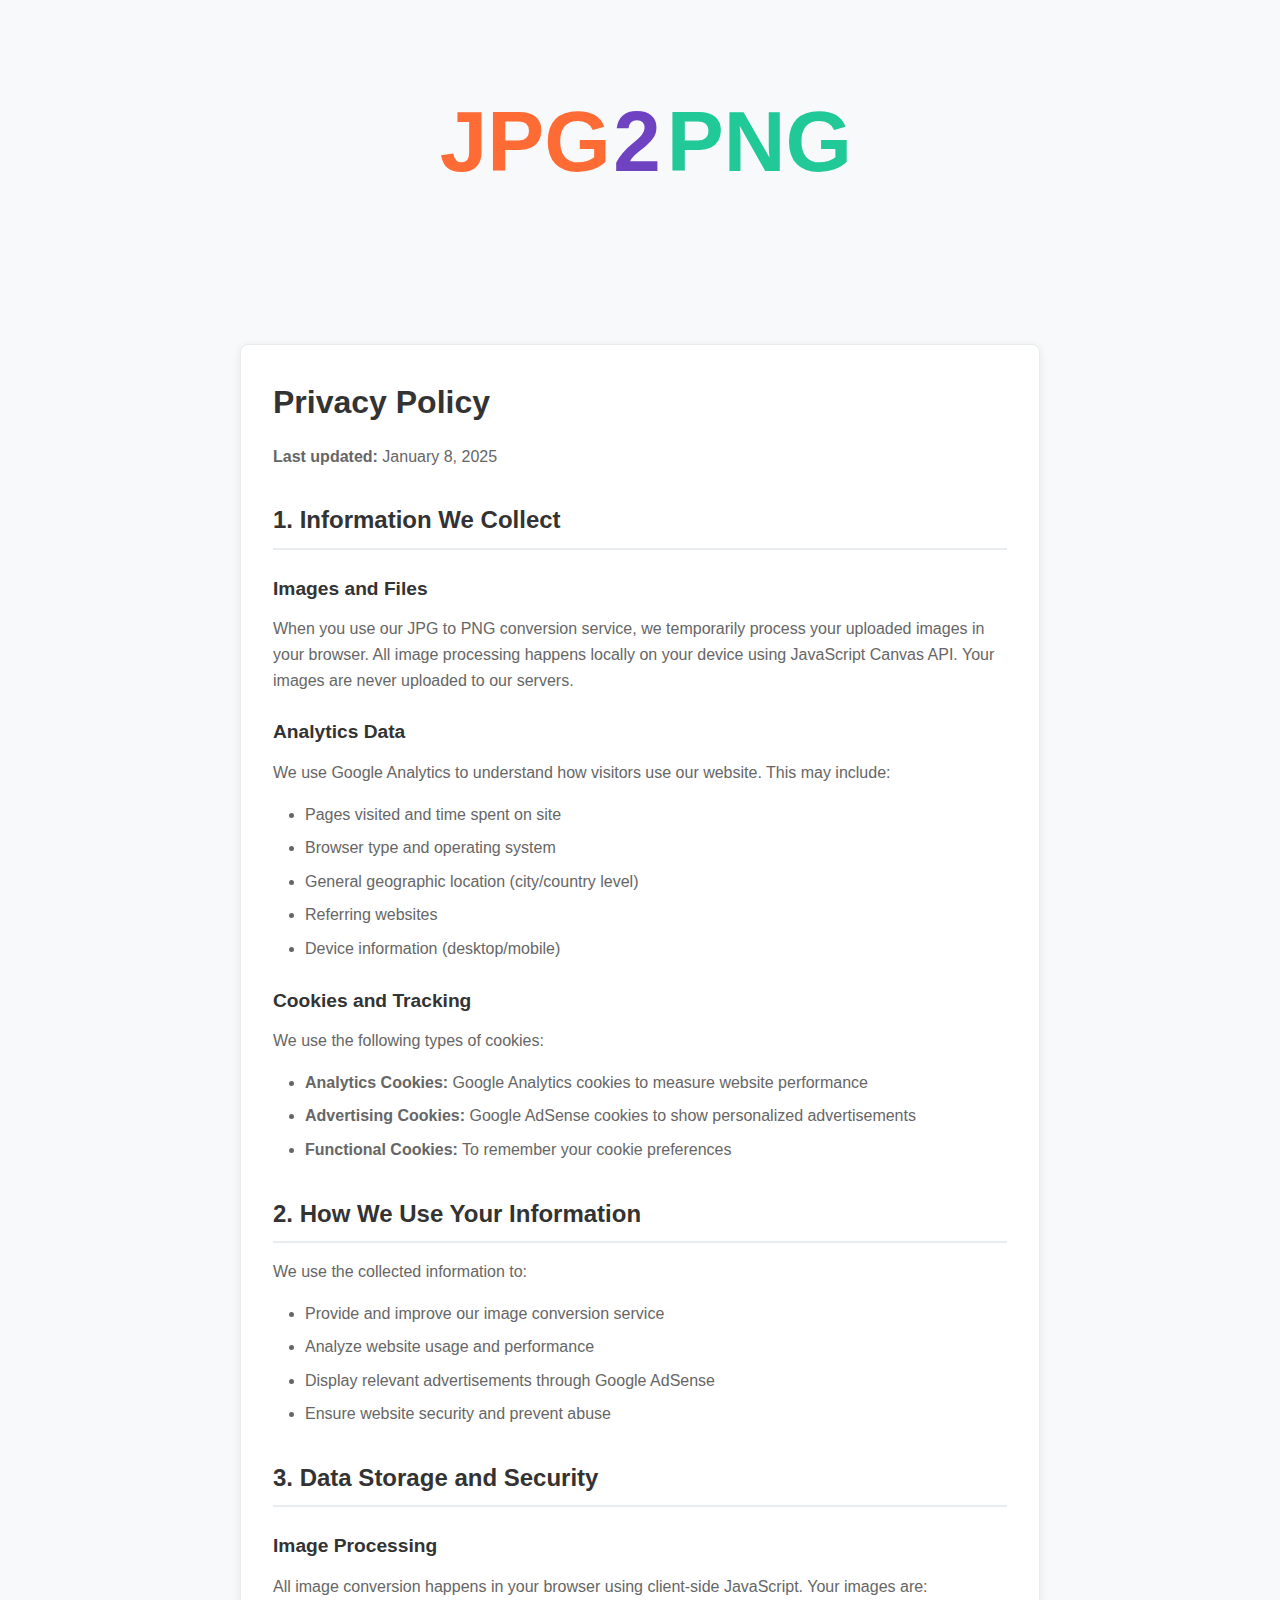
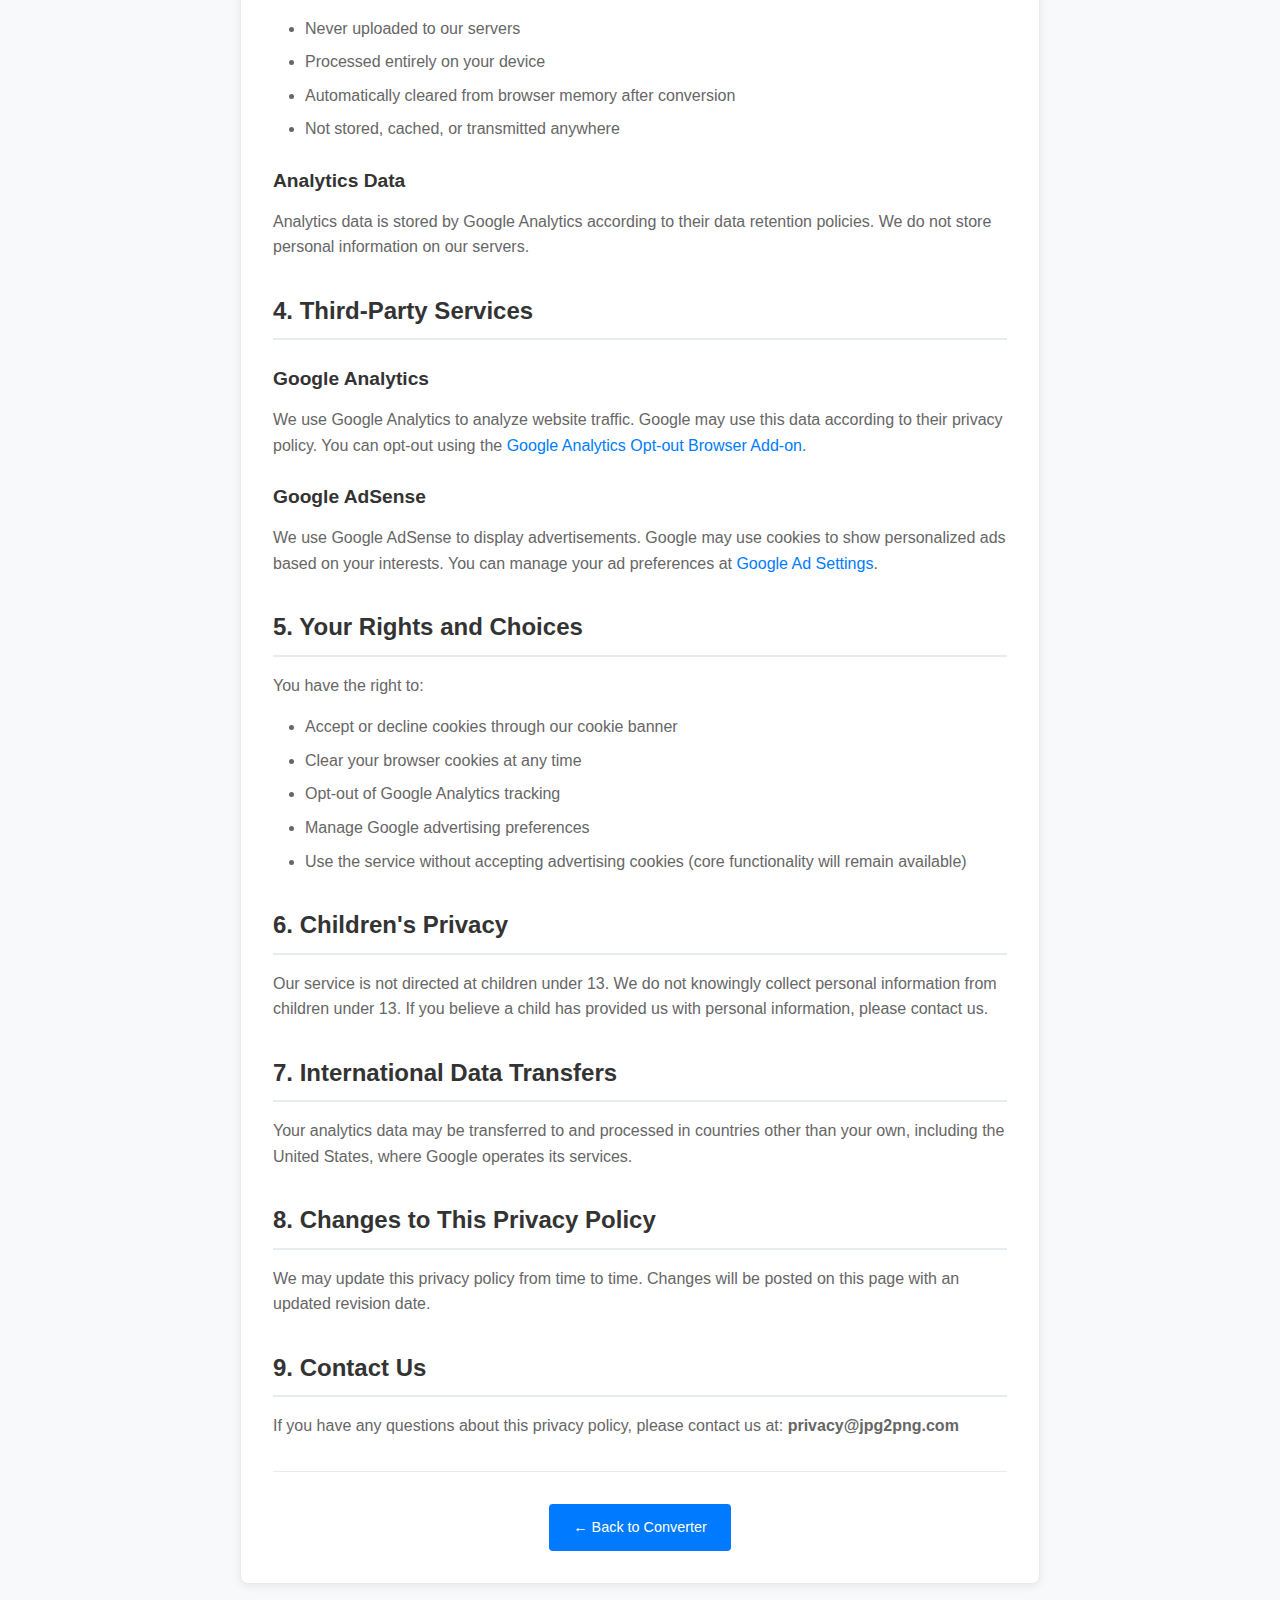
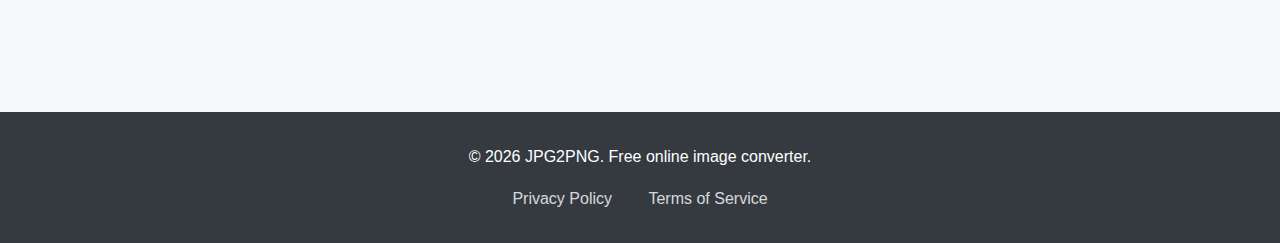
<file: privacy-policy.html>
<!DOCTYPE html>
<html lang="en">
<head>
    <meta charset="UTF-8">
    <meta name="viewport" content="width=device-width, initial-scale=1.0">
    <title>Privacy Policy - JPG2PNG Free Online Image Converter</title>
    <meta name="description" content="Privacy Policy for JPG2PNG free online image converter. Learn how we protect your privacy when converting JPG to PNG and PNG to JPG images online.">
    <meta name="keywords" content="privacy policy, JPG2PNG, image converter privacy, online converter privacy, GDPR compliance">
    <!-- Favicon -->
    <link rel="icon" type="image/svg+xml" href="favicon.svg">
    <link rel="icon" type="image/png" href="favicon.svg">
    <link rel="apple-touch-icon" href="favicon.svg">
    
    <link rel="stylesheet" href="css/styles.css">
    <link rel="canonical" href="https://jpg2png.com/privacy-policy.html">
</head>
<!-- Google tag (gtag.js) -->
<script async src="https://www.googletagmanager.com/gtag/js?id=G-9NWDB6NP54"></script>
<script>
  window.dataLayer = window.dataLayer || [];
  function gtag(){dataLayer.push(arguments);}
  gtag('js', new Date());

  gtag('config', 'G-9NWDB6NP54');
</script>
<body>
    <main>
        <section class="hero">
            <a href="index.html">
                <img src="images/logo.svg" alt="JPG2PNG" class="hero-logo">
            </a>
        </section>

        <section class="legal-content">
            <div class="container">
                <h1>Privacy Policy</h1>
                <p><strong>Last updated:</strong> January 8, 2025</p>

                <h2>1. Information We Collect</h2>
                
                <h3>Images and Files</h3>
                <p>When you use our JPG to PNG conversion service, we temporarily process your uploaded images in your browser. All image processing happens locally on your device using JavaScript Canvas API. Your images are never uploaded to our servers.</p>

                <h3>Analytics Data</h3>
                <p>We use Google Analytics to understand how visitors use our website. This may include:</p>
                <ul>
                    <li>Pages visited and time spent on site</li>
                    <li>Browser type and operating system</li>
                    <li>General geographic location (city/country level)</li>
                    <li>Referring websites</li>
                    <li>Device information (desktop/mobile)</li>
                </ul>

                <h3>Cookies and Tracking</h3>
                <p>We use the following types of cookies:</p>
                <ul>
                    <li><strong>Analytics Cookies:</strong> Google Analytics cookies to measure website performance</li>
                    <li><strong>Advertising Cookies:</strong> Google AdSense cookies to show personalized advertisements</li>
                    <li><strong>Functional Cookies:</strong> To remember your cookie preferences</li>
                </ul>

                <h2>2. How We Use Your Information</h2>
                <p>We use the collected information to:</p>
                <ul>
                    <li>Provide and improve our image conversion service</li>
                    <li>Analyze website usage and performance</li>
                    <li>Display relevant advertisements through Google AdSense</li>
                    <li>Ensure website security and prevent abuse</li>
                </ul>

                <h2>3. Data Storage and Security</h2>
                
                <h3>Image Processing</h3>
                <p>All image conversion happens in your browser using client-side JavaScript. Your images are:</p>
                <ul>
                    <li>Never uploaded to our servers</li>
                    <li>Processed entirely on your device</li>
                    <li>Automatically cleared from browser memory after conversion</li>
                    <li>Not stored, cached, or transmitted anywhere</li>
                </ul>

                <h3>Analytics Data</h3>
                <p>Analytics data is stored by Google Analytics according to their data retention policies. We do not store personal information on our servers.</p>

                <h2>4. Third-Party Services</h2>
                
                <h3>Google Analytics</h3>
                <p>We use Google Analytics to analyze website traffic. Google may use this data according to their privacy policy. You can opt-out using the <a href="https://tools.google.com/dlpage/gaoptout" target="_blank" rel="noopener">Google Analytics Opt-out Browser Add-on</a>.</p>

                <h3>Google AdSense</h3>
                <p>We use Google AdSense to display advertisements. Google may use cookies to show personalized ads based on your interests. You can manage your ad preferences at <a href="https://adssettings.google.com" target="_blank" rel="noopener">Google Ad Settings</a>.</p>

                <h2>5. Your Rights and Choices</h2>
                <p>You have the right to:</p>
                <ul>
                    <li>Accept or decline cookies through our cookie banner</li>
                    <li>Clear your browser cookies at any time</li>
                    <li>Opt-out of Google Analytics tracking</li>
                    <li>Manage Google advertising preferences</li>
                    <li>Use the service without accepting advertising cookies (core functionality will remain available)</li>
                </ul>

                <h2>6. Children's Privacy</h2>
                <p>Our service is not directed at children under 13. We do not knowingly collect personal information from children under 13. If you believe a child has provided us with personal information, please contact us.</p>

                <h2>7. International Data Transfers</h2>
                <p>Your analytics data may be transferred to and processed in countries other than your own, including the United States, where Google operates its services.</p>

                <h2>8. Changes to This Privacy Policy</h2>
                <p>We may update this privacy policy from time to time. Changes will be posted on this page with an updated revision date.</p>

                <h2>9. Contact Us</h2>
                <p>If you have any questions about this privacy policy, please contact us at: <strong>privacy@jpg2png.com</strong></p>

                <div class="back-to-home">
                    <a href="index.html" class="btn btn-primary">← Back to Converter</a>
                </div>
            </div>
        </section>
    </main>

    <footer>
        <div class="footer-content">
            <p>&copy; 2026 JPG2PNG. Free online image converter.</p>
            <div class="footer-links">
                <a href="privacy-policy.html">Privacy Policy</a>
                <a href="terms-of-service.html">Terms of Service</a>
            </div>
        </div>
    </footer>
</body>
</html>
</file>
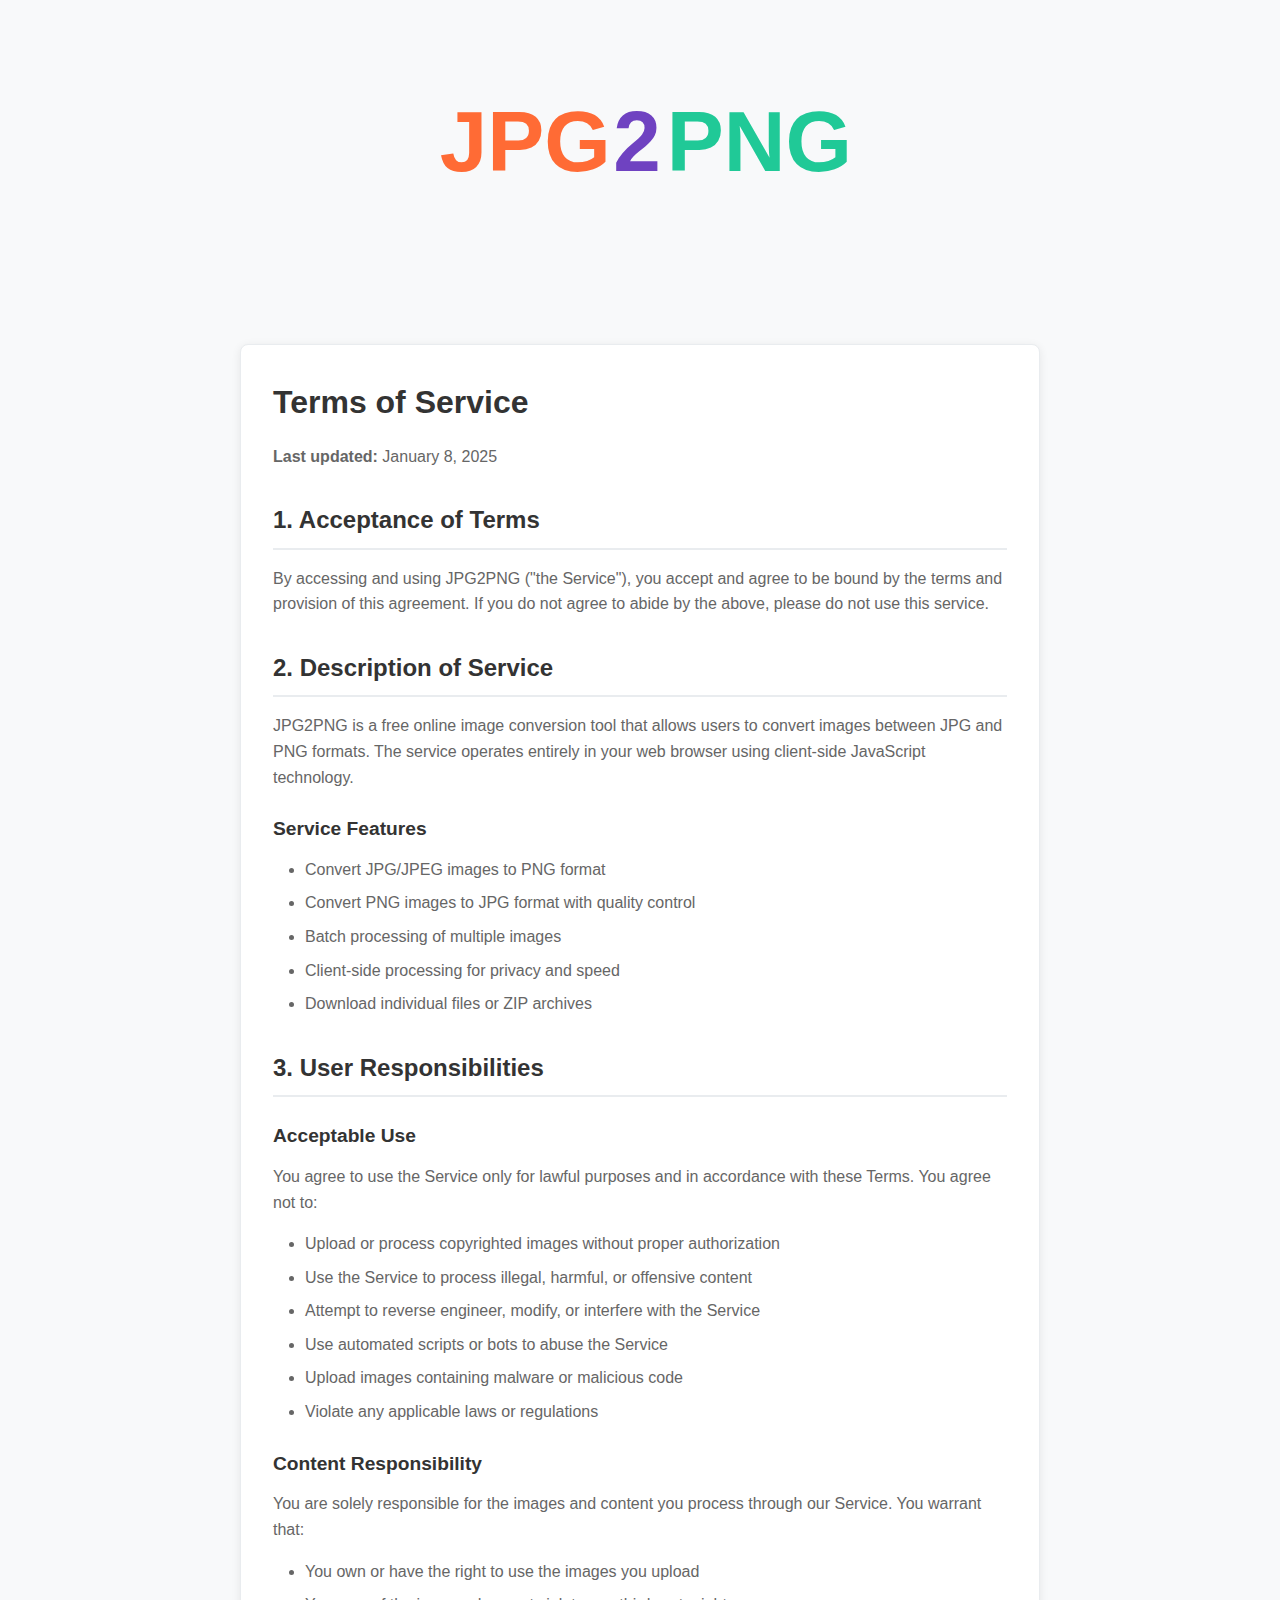
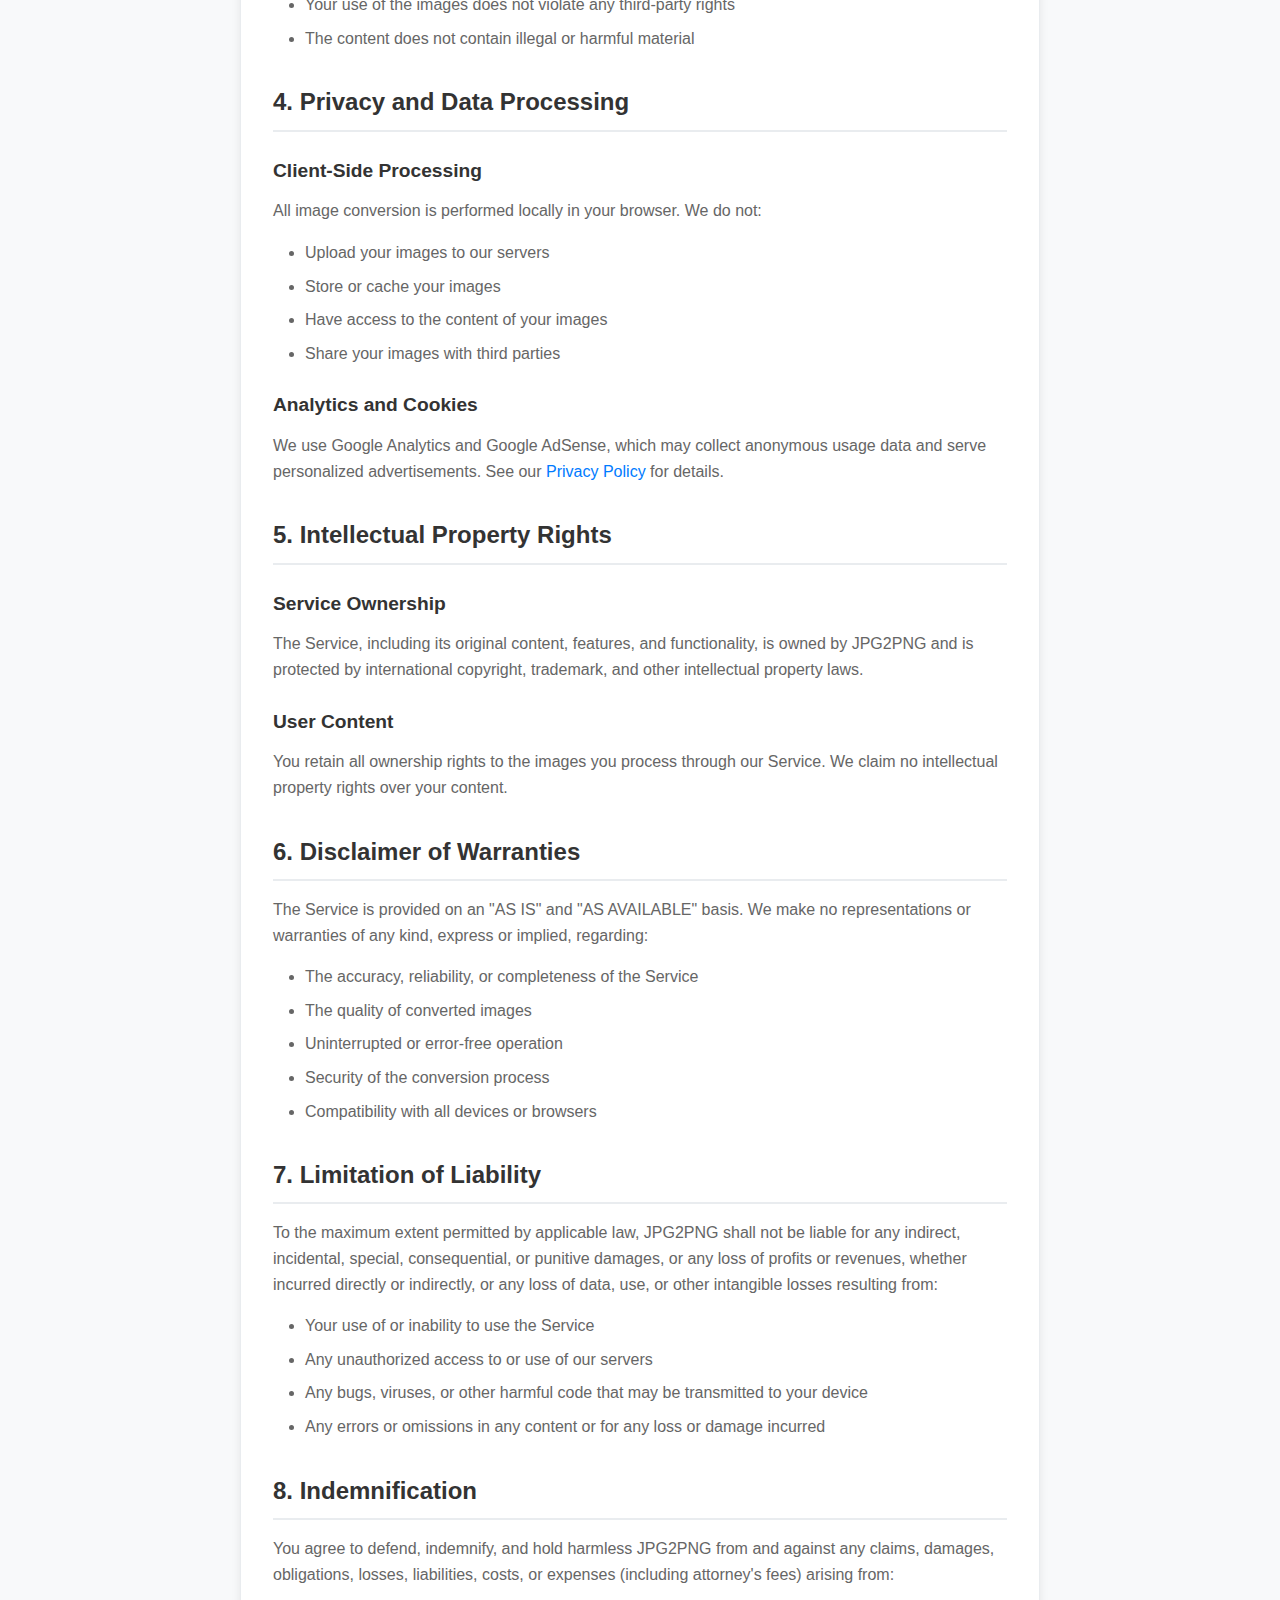
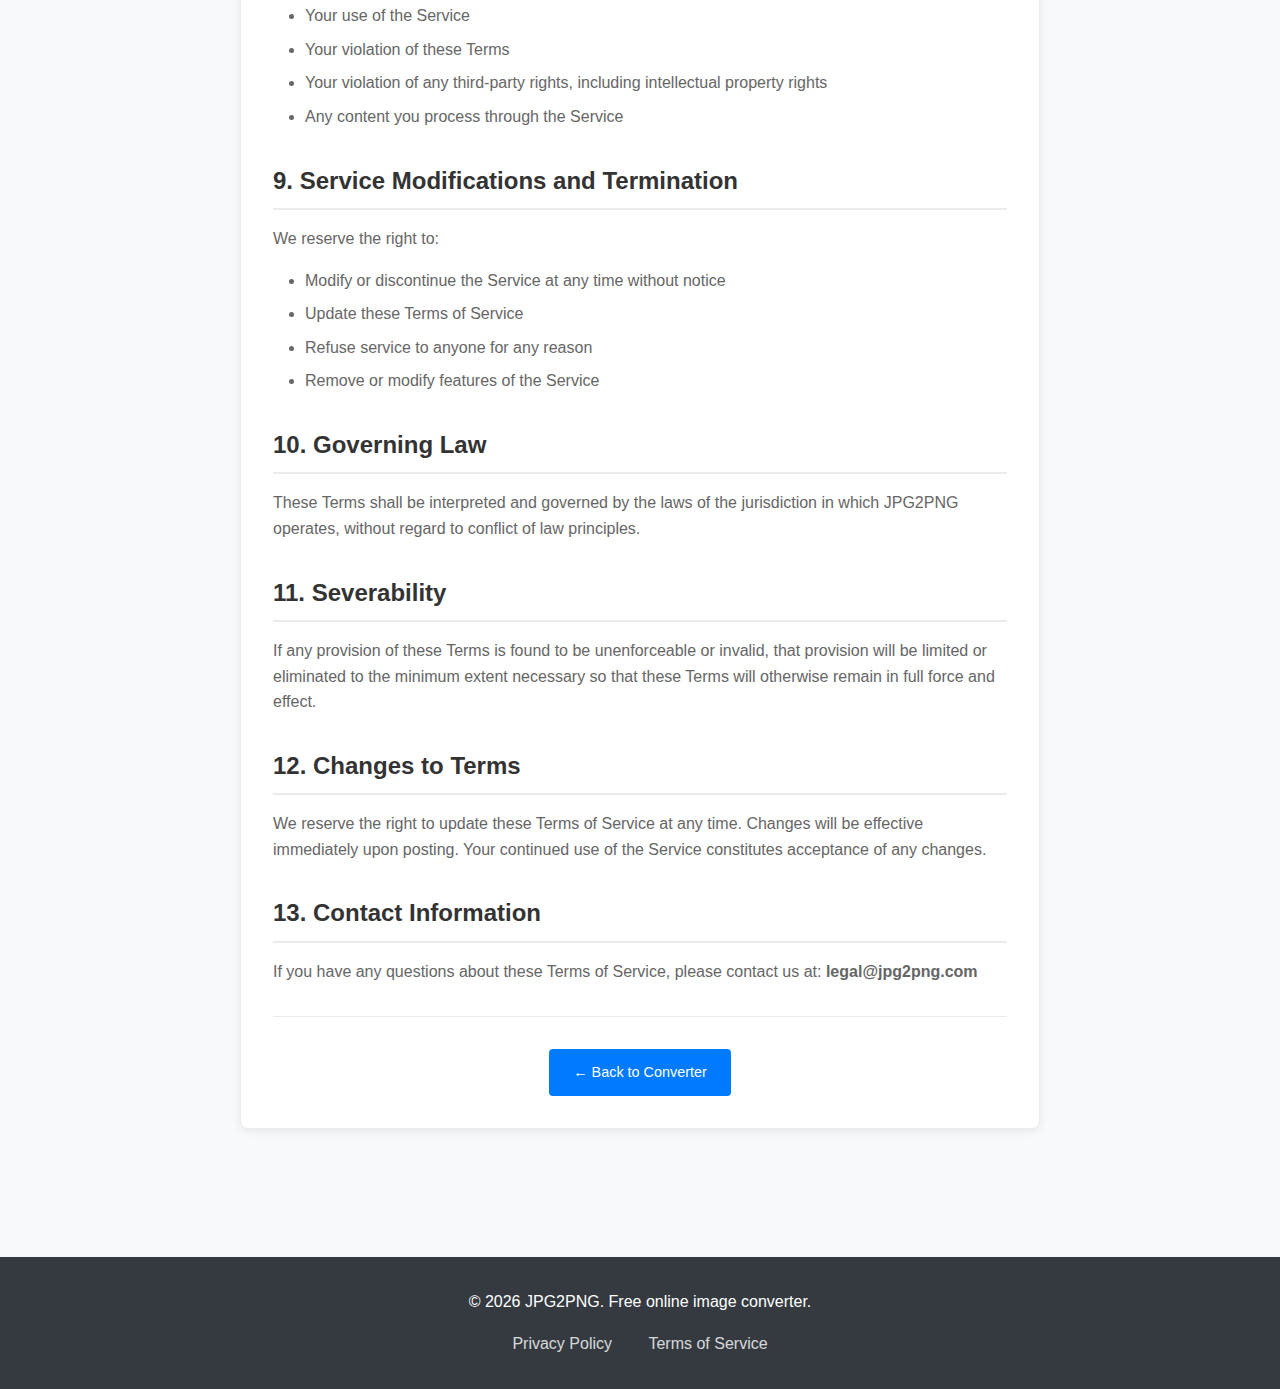
<file: terms-of-service.html>
<!DOCTYPE html>
<html lang="en">
<head>
    <meta charset="UTF-8">
    <meta name="viewport" content="width=device-width, initial-scale=1.0">
    <title>Terms of Service - JPG2PNG Free Online Image Converter</title>
    <meta name="description" content="Terms of Service for JPG2PNG free online image converter. Read our terms and conditions for using our JPG to PNG and PNG to JPG conversion service.">
    <meta name="keywords" content="terms of service, JPG2PNG, image converter terms, online converter legal, usage policy">
    <!-- Favicon -->
    <link rel="icon" type="image/svg+xml" href="favicon.svg">
    <link rel="icon" type="image/png" href="favicon.svg">
    <link rel="apple-touch-icon" href="favicon.svg">
    
    <link rel="stylesheet" href="css/styles.css">
    <link rel="canonical" href="https://jpg2png.com/terms-of-service.html">
</head>
<!-- Google tag (gtag.js) -->
<script async src="https://www.googletagmanager.com/gtag/js?id=G-9NWDB6NP54"></script>
<script>
  window.dataLayer = window.dataLayer || [];
  function gtag(){dataLayer.push(arguments);}
  gtag('js', new Date());

  gtag('config', 'G-9NWDB6NP54');
</script>
<body>
    <main>
        <section class="hero">
            <a href="index.html">
                <img src="images/logo.svg" alt="JPG2PNG" class="hero-logo">
            </a>
        </section>

        <section class="legal-content">
            <div class="container">
                <h1>Terms of Service</h1>
                <p><strong>Last updated:</strong> January 8, 2025</p>

                <h2>1. Acceptance of Terms</h2>
                <p>By accessing and using JPG2PNG ("the Service"), you accept and agree to be bound by the terms and provision of this agreement. If you do not agree to abide by the above, please do not use this service.</p>

                <h2>2. Description of Service</h2>
                <p>JPG2PNG is a free online image conversion tool that allows users to convert images between JPG and PNG formats. The service operates entirely in your web browser using client-side JavaScript technology.</p>

                <h3>Service Features</h3>
                <ul>
                    <li>Convert JPG/JPEG images to PNG format</li>
                    <li>Convert PNG images to JPG format with quality control</li>
                    <li>Batch processing of multiple images</li>
                    <li>Client-side processing for privacy and speed</li>
                    <li>Download individual files or ZIP archives</li>
                </ul>

                <h2>3. User Responsibilities</h2>
                
                <h3>Acceptable Use</h3>
                <p>You agree to use the Service only for lawful purposes and in accordance with these Terms. You agree not to:</p>
                <ul>
                    <li>Upload or process copyrighted images without proper authorization</li>
                    <li>Use the Service to process illegal, harmful, or offensive content</li>
                    <li>Attempt to reverse engineer, modify, or interfere with the Service</li>
                    <li>Use automated scripts or bots to abuse the Service</li>
                    <li>Upload images containing malware or malicious code</li>
                    <li>Violate any applicable laws or regulations</li>
                </ul>

                <h3>Content Responsibility</h3>
                <p>You are solely responsible for the images and content you process through our Service. You warrant that:</p>
                <ul>
                    <li>You own or have the right to use the images you upload</li>
                    <li>Your use of the images does not violate any third-party rights</li>
                    <li>The content does not contain illegal or harmful material</li>
                </ul>

                <h2>4. Privacy and Data Processing</h2>
                
                <h3>Client-Side Processing</h3>
                <p>All image conversion is performed locally in your browser. We do not:</p>
                <ul>
                    <li>Upload your images to our servers</li>
                    <li>Store or cache your images</li>
                    <li>Have access to the content of your images</li>
                    <li>Share your images with third parties</li>
                </ul>

                <h3>Analytics and Cookies</h3>
                <p>We use Google Analytics and Google AdSense, which may collect anonymous usage data and serve personalized advertisements. See our <a href="privacy-policy.html">Privacy Policy</a> for details.</p>

                <h2>5. Intellectual Property Rights</h2>
                
                <h3>Service Ownership</h3>
                <p>The Service, including its original content, features, and functionality, is owned by JPG2PNG and is protected by international copyright, trademark, and other intellectual property laws.</p>

                <h3>User Content</h3>
                <p>You retain all ownership rights to the images you process through our Service. We claim no intellectual property rights over your content.</p>

                <h2>6. Disclaimer of Warranties</h2>
                <p>The Service is provided on an "AS IS" and "AS AVAILABLE" basis. We make no representations or warranties of any kind, express or implied, regarding:</p>
                <ul>
                    <li>The accuracy, reliability, or completeness of the Service</li>
                    <li>The quality of converted images</li>
                    <li>Uninterrupted or error-free operation</li>
                    <li>Security of the conversion process</li>
                    <li>Compatibility with all devices or browsers</li>
                </ul>

                <h2>7. Limitation of Liability</h2>
                <p>To the maximum extent permitted by applicable law, JPG2PNG shall not be liable for any indirect, incidental, special, consequential, or punitive damages, or any loss of profits or revenues, whether incurred directly or indirectly, or any loss of data, use, or other intangible losses resulting from:</p>
                <ul>
                    <li>Your use of or inability to use the Service</li>
                    <li>Any unauthorized access to or use of our servers</li>
                    <li>Any bugs, viruses, or other harmful code that may be transmitted to your device</li>
                    <li>Any errors or omissions in any content or for any loss or damage incurred</li>
                </ul>

                <h2>8. Indemnification</h2>
                <p>You agree to defend, indemnify, and hold harmless JPG2PNG from and against any claims, damages, obligations, losses, liabilities, costs, or expenses (including attorney's fees) arising from:</p>
                <ul>
                    <li>Your use of the Service</li>
                    <li>Your violation of these Terms</li>
                    <li>Your violation of any third-party rights, including intellectual property rights</li>
                    <li>Any content you process through the Service</li>
                </ul>

                <h2>9. Service Modifications and Termination</h2>
                <p>We reserve the right to:</p>
                <ul>
                    <li>Modify or discontinue the Service at any time without notice</li>
                    <li>Update these Terms of Service</li>
                    <li>Refuse service to anyone for any reason</li>
                    <li>Remove or modify features of the Service</li>
                </ul>

                <h2>10. Governing Law</h2>
                <p>These Terms shall be interpreted and governed by the laws of the jurisdiction in which JPG2PNG operates, without regard to conflict of law principles.</p>

                <h2>11. Severability</h2>
                <p>If any provision of these Terms is found to be unenforceable or invalid, that provision will be limited or eliminated to the minimum extent necessary so that these Terms will otherwise remain in full force and effect.</p>

                <h2>12. Changes to Terms</h2>
                <p>We reserve the right to update these Terms of Service at any time. Changes will be effective immediately upon posting. Your continued use of the Service constitutes acceptance of any changes.</p>

                <h2>13. Contact Information</h2>
                <p>If you have any questions about these Terms of Service, please contact us at: <strong>legal@jpg2png.com</strong></p>

                <div class="back-to-home">
                    <a href="index.html" class="btn btn-primary">← Back to Converter</a>
                </div>
            </div>
        </section>
    </main>

    <footer>
        <div class="footer-content">
            <p>&copy; 2026 JPG2PNG. Free online image converter.</p>
            <div class="footer-links">
                <a href="privacy-policy.html">Privacy Policy</a>
                <a href="terms-of-service.html">Terms of Service</a>
            </div>
        </div>
    </footer>
</body>
</html>
</file>
<file: css/styles.css>
* {
    margin: 0;
    padding: 0;
    box-sizing: border-box;
}

body {
    font-family: -apple-system, BlinkMacSystemFont, 'Segoe UI', Roboto, Oxygen, Ubuntu, Cantarell, sans-serif;
    line-height: 1.6;
    color: #333;
    background: #f8f9fa;
    min-height: 100vh;
}

.hero-logo {
    height: 160px;
    width: auto;
    margin-bottom: 2rem;
    max-width: 90%;
}

main {
    max-width: 1200px;
    margin: 0 auto;
    padding: 2rem;
}

.hero {
    text-align: center;
    margin-bottom: 3rem;
    color: #495057;
    padding: 2rem 0;
}


.hero p {
    font-size: 1.1rem;
    color: #6c757d;
    max-width: 600px;
    margin: 0 auto;
}

.converter {
    background: white;
    border-radius: 8px;
    padding: 3rem;
    box-shadow: 0 2px 10px rgba(0, 0, 0, 0.08);
    margin-bottom: 3rem;
    border: 1px solid #e9ecef;
}

.conversion-tabs {
    display: flex;
    margin-bottom: 2rem;
    border-bottom: 1px solid #e9ecef;
}

.tab-btn {
    background: none;
    border: none;
    padding: 1rem 2rem;
    font-size: 1rem;
    font-weight: 500;
    color: #6c757d;
    cursor: pointer;
    border-bottom: 3px solid transparent;
    transition: all 0.3s ease;
    position: relative;
}

.tab-btn:hover {
    color: #007bff;
    background: rgba(0, 123, 255, 0.05);
}

.tab-btn.active {
    color: #007bff;
    border-bottom-color: #007bff;
    background: rgba(0, 123, 255, 0.05);
}

.tab-content {
    display: none;
}

.tab-content.active {
    display: block;
}

.upload-area {
    border: 2px dashed #dee2e6;
    border-radius: 8px;
    padding: 3rem;
    text-align: center;
    transition: all 0.3s ease;
    background: #f8f9fa;
}

.upload-area:hover {
    border-color: #007bff;
    background: #f0f8ff;
}

.upload-area.drag-over {
    border-color: #28a745;
    background: #f0fff4;
}

.upload-icon {
    font-size: 4rem;
    margin-bottom: 1rem;
}

.upload-area h2 {
    color: #333;
    margin-bottom: 0.5rem;
    font-size: 1.5rem;
}

.upload-area p {
    color: #666;
    margin-bottom: 2rem;
}

.upload-btn {
    background: #007bff;
    color: white;
    border: none;
    padding: 12px 24px;
    border-radius: 4px;
    font-size: 1rem;
    font-weight: 500;
    cursor: pointer;
    transition: all 0.3s ease;
    text-transform: uppercase;
    letter-spacing: 0.5px;
}

.upload-btn:hover {
    background: #0056b3;
    box-shadow: 0 2px 8px rgba(0, 123, 255, 0.3);
}

.file-info {
    margin-top: 1rem;
    color: #888;
}

.conversion-options {
    margin-top: 2rem;
    padding: 2rem;
    background: #f8f9fa;
    border-radius: 8px;
    border: 1px solid #e9ecef;
}

.conversion-options h3 {
    margin-bottom: 1rem;
    color: #333;
}

.format-selector {
    margin-bottom: 1.5rem;
}

.format-selector label {
    display: block;
    margin-bottom: 0.5rem;
    cursor: pointer;
    padding: 0.5rem;
    border-radius: 8px;
    transition: background 0.3s ease;
}

.format-selector label:hover {
    background: rgba(0, 123, 255, 0.05);
}

.format-selector input[type="radio"] {
    margin-right: 0.5rem;
}

.quality-selector {
    margin-bottom: 1.5rem;
    padding: 1rem;
    background: white;
    border-radius: 10px;
}

.quality-selector label {
    display: block;
    margin-bottom: 0.5rem;
    font-weight: 600;
}

.quality-selector input[type="range"] {
    width: 100%;
    margin-bottom: 0.5rem;
}

.convert-btn {
    background: #28a745;
    color: white;
    border: none;
    padding: 12px 24px;
    border-radius: 4px;
    font-size: 1rem;
    font-weight: 500;
    cursor: pointer;
    transition: all 0.3s ease;
    width: 100%;
    text-transform: uppercase;
    letter-spacing: 0.5px;
}

.convert-btn:hover {
    background: #218838;
    box-shadow: 0 2px 8px rgba(40, 167, 69, 0.3);
}

.progress {
    margin-top: 2rem;
    text-align: center;
}

.progress-bar {
    width: 100%;
    height: 10px;
    background: #e0e0e0;
    border-radius: 5px;
    overflow: hidden;
    margin-bottom: 1rem;
}

.progress-fill {
    height: 100%;
    background: #007bff;
    transition: width 0.3s ease;
    width: 0%;
}

.results {
    margin-top: 2rem;
}

.results h3 {
    margin-bottom: 1rem;
    color: #333;
}

.results-list {
    display: grid;
    gap: 1rem;
    margin-bottom: 2rem;
}

.result-item {
    display: flex;
    align-items: center;
    justify-content: space-between;
    padding: 1rem;
    background: #f8f9fa;
    border-radius: 8px;
    border: 1px solid #e9ecef;
}

.result-info {
    display: flex;
    align-items: center;
    gap: 1rem;
}

.result-preview {
    width: 60px;
    height: 60px;
    object-fit: cover;
    border-radius: 8px;
}

.result-details h4 {
    margin-bottom: 0.25rem;
    color: #333;
}

.result-details p {
    color: #666;
    font-size: 0.9rem;
}

.download-btn {
    background: #007bff;
    color: white;
    border: none;
    padding: 8px 16px;
    border-radius: 4px;
    cursor: pointer;
    font-weight: 500;
    transition: all 0.3s ease;
    font-size: 0.9rem;
}

.download-btn:hover {
    background: #0056b3;
}

.download-all-btn {
    background: #dc3545;
    color: white;
    border: none;
    padding: 12px 24px;
    border-radius: 4px;
    font-size: 1rem;
    font-weight: 500;
    cursor: pointer;
    transition: all 0.3s ease;
    width: 100%;
    text-transform: uppercase;
    letter-spacing: 0.5px;
}

.download-all-btn:hover {
    background: #c82333;
    box-shadow: 0 2px 8px rgba(220, 53, 69, 0.3);
}

.selected-files {
    margin-top: 2rem;
    padding: 2rem;
    background: #f8f9fa;
    border-radius: 8px;
    border: 1px solid #e9ecef;
}

.selected-files h3 {
    margin-bottom: 1rem;
    color: #333;
}

.files-grid {
    display: grid;
    grid-template-columns: repeat(auto-fill, minmax(150px, 1fr));
    gap: 1rem;
}

.file-item {
    position: relative;
    background: white;
    border-radius: 8px;
    padding: 1rem;
    text-align: center;
    border: 1px solid #e9ecef;
    transition: transform 0.2s ease;
}

.file-item:hover {
    transform: translateY(-2px);
    box-shadow: 0 4px 8px rgba(0, 0, 0, 0.1);
}

.file-thumbnail {
    width: 100%;
    height: 100px;
    object-fit: cover;
    border-radius: 4px;
    margin-bottom: 0.5rem;
}

.file-name {
    font-size: 0.8rem;
    color: #666;
    word-break: break-word;
}

.remove-file-btn {
    position: absolute;
    top: 5px;
    right: 5px;
    width: 24px;
    height: 24px;
    border: none;
    background: #dc3545;
    color: white;
    border-radius: 50%;
    cursor: pointer;
    font-size: 16px;
    line-height: 1;
    transition: all 0.2s ease;
}

.remove-file-btn:hover {
    background: #c82333;
    transform: scale(1.1);
}

/* Cookie Banner Styles */
.cookie-banner {
    position: fixed;
    bottom: 0;
    left: 0;
    right: 0;
    background: white;
    border-top: 1px solid #e9ecef;
    box-shadow: 0 -2px 10px rgba(0, 0, 0, 0.1);
    z-index: 1000;
    padding: 1rem 2rem;
}

.cookie-content {
    max-width: 1200px;
    margin: 0 auto;
    display: flex;
    align-items: center;
    justify-content: space-between;
    gap: 2rem;
}

.cookie-text h4 {
    margin: 0 0 0.5rem 0;
    color: #333;
    font-size: 1.1rem;
}

.cookie-text p {
    margin: 0;
    color: #666;
    font-size: 0.9rem;
    line-height: 1.4;
}

.cookie-buttons {
    display: flex;
    gap: 0.75rem;
    flex-shrink: 0;
}

.btn {
    padding: 0.5rem 1rem;
    border: none;
    border-radius: 4px;
    font-weight: 500;
    cursor: pointer;
    text-decoration: none;
    font-size: 0.9rem;
    transition: all 0.3s ease;
    white-space: nowrap;
}

.btn-primary {
    background: #007bff;
    color: white;
}

.btn-primary:hover {
    background: #0056b3;
}

.btn-secondary {
    background: #6c757d;
    color: white;
}

.btn-secondary:hover {
    background: #5a6268;
}

.btn-link {
    background: transparent;
    color: #007bff;
    border: 1px solid #007bff;
}

.btn-link:hover {
    background: #007bff;
    color: white;
}

/* Cookie Modal Styles */
.cookie-modal {
    position: fixed;
    top: 0;
    left: 0;
    width: 100%;
    height: 100%;
    background: rgba(0, 0, 0, 0.5);
    display: flex;
    align-items: center;
    justify-content: center;
    z-index: 1001;
    padding: 2rem;
}

.modal-content {
    background: white;
    border-radius: 8px;
    max-width: 500px;
    width: 100%;
    max-height: 80vh;
    overflow-y: auto;
}

.modal-header {
    display: flex;
    justify-content: space-between;
    align-items: center;
    padding: 1.5rem;
    border-bottom: 1px solid #e9ecef;
}

.modal-header h3 {
    margin: 0;
    color: #333;
}

.close-btn {
    background: none;
    border: none;
    font-size: 1.5rem;
    cursor: pointer;
    color: #666;
    padding: 0;
    width: 30px;
    height: 30px;
    display: flex;
    align-items: center;
    justify-content: center;
}

.close-btn:hover {
    color: #333;
}

.modal-body {
    padding: 1.5rem;
}

.cookie-category {
    display: flex;
    justify-content: space-between;
    align-items: flex-start;
    margin-bottom: 2rem;
}

.cookie-category:last-child {
    margin-bottom: 0;
}

.cookie-category div {
    flex: 1;
    margin-right: 1rem;
}

.cookie-category h4 {
    margin: 0 0 0.5rem 0;
    color: #333;
    font-size: 1rem;
}

.cookie-category p {
    margin: 0;
    color: #666;
    font-size: 0.9rem;
    line-height: 1.4;
}

/* Toggle Switch Styles */
.switch {
    position: relative;
    display: inline-block;
    width: 50px;
    height: 24px;
    flex-shrink: 0;
}

.switch input {
    opacity: 0;
    width: 0;
    height: 0;
}

.slider {
    position: absolute;
    cursor: pointer;
    top: 0;
    left: 0;
    right: 0;
    bottom: 0;
    background-color: #ccc;
    transition: 0.3s;
    border-radius: 24px;
}

.slider:before {
    position: absolute;
    content: "";
    height: 18px;
    width: 18px;
    left: 3px;
    bottom: 3px;
    background-color: white;
    transition: 0.3s;
    border-radius: 50%;
}

input:checked + .slider {
    background-color: #007bff;
}

input:disabled + .slider {
    background-color: #28a745;
    cursor: not-allowed;
}

input:checked + .slider:before {
    transform: translateX(26px);
}

.modal-footer {
    padding: 1.5rem;
    border-top: 1px solid #e9ecef;
    display: flex;
    gap: 1rem;
    align-items: center;
}

/* Legal Content Styles */
.legal-content {
    max-width: 800px;
    margin: 0 auto;
    padding: 2rem;
    background: white;
    border-radius: 8px;
    box-shadow: 0 2px 10px rgba(0, 0, 0, 0.08);
    margin-bottom: 3rem;
    border: 1px solid #e9ecef;
}

.legal-content .container {
    max-width: none;
}

.legal-content h1 {
    color: #333;
    margin-bottom: 1rem;
    font-size: 2rem;
}

.legal-content h2 {
    color: #333;
    margin: 2rem 0 1rem 0;
    font-size: 1.5rem;
    border-bottom: 2px solid #e9ecef;
    padding-bottom: 0.5rem;
}

.legal-content h3 {
    color: #333;
    margin: 1.5rem 0 0.75rem 0;
    font-size: 1.2rem;
}

.legal-content p {
    color: #666;
    line-height: 1.6;
    margin-bottom: 1rem;
}

.legal-content ul {
    color: #666;
    line-height: 1.6;
    margin-bottom: 1rem;
    padding-left: 2rem;
}

.legal-content li {
    margin-bottom: 0.5rem;
}

.legal-content a {
    color: #007bff;
    text-decoration: none;
}

.legal-content a:hover {
    text-decoration: underline;
}

.back-to-home {
    margin-top: 2rem;
    padding-top: 2rem;
    border-top: 1px solid #e9ecef;
    text-align: center;
}

.back-to-home .btn {
    display: inline-block;
    background: #007bff;
    color: white !important;
    padding: 0.75rem 1.5rem;
    text-decoration: none;
    border-radius: 4px;
    font-weight: 500;
    transition: all 0.3s ease;
}

.back-to-home .btn:hover {
    background: #0056b3;
    color: white !important;
    text-decoration: none;
}

/* Mobile Responsive */
@media (max-width: 768px) {
    .cookie-content {
        flex-direction: column;
        text-align: center;
        gap: 1rem;
    }
    
    .cookie-banner {
        padding: 1rem;
    }
    
    .cookie-buttons {
        justify-content: center;
        flex-wrap: wrap;
    }
    
    .cookie-modal {
        padding: 1rem;
    }
    
    .modal-content {
        margin: 0;
    }
    
    .cookie-category {
        flex-direction: column;
        gap: 1rem;
    }
    
    .cookie-category div {
        margin-right: 0;
    }
    
    .legal-content {
        padding: 1.5rem;
        margin: 1rem;
    }
}

.features {
    background: white;
    border-radius: 8px;
    padding: 3rem;
    margin-bottom: 3rem;
    box-shadow: 0 2px 10px rgba(0, 0, 0, 0.08);
    border: 1px solid #e9ecef;
}

.features h2 {
    text-align: center;
    margin-bottom: 2rem;
    color: #333;
    font-size: 2rem;
}

.features-grid {
    display: grid;
    grid-template-columns: repeat(auto-fit, minmax(250px, 1fr));
    gap: 2rem;
}

.feature {
    text-align: center;
    padding: 1.5rem;
}

.feature h3 {
    margin-bottom: 1rem;
    color: #333;
    font-size: 1.2rem;
}

.feature p {
    color: #666;
}

.about {
    background: white;
    border-radius: 8px;
    padding: 3rem;
    margin-bottom: 3rem;
    box-shadow: 0 2px 10px rgba(0, 0, 0, 0.08);
    border: 1px solid #e9ecef;
}

.about h2 {
    margin-bottom: 2rem;
    color: #333;
    font-size: 2rem;
}

.about h3 {
    margin: 2rem 0 1rem 0;
    color: #333;
    font-size: 1.3rem;
}

.about p {
    margin-bottom: 1rem;
    color: #666;
    line-height: 1.7;
}

.format-comparison {
    display: grid;
    grid-template-columns: repeat(auto-fit, minmax(300px, 1fr));
    gap: 2rem;
    margin: 2rem 0;
}

.format {
    background: #f8f9fa;
    padding: 2rem;
    border-radius: 8px;
    border: 1px solid #e9ecef;
}

.format h3 {
    margin-bottom: 1rem;
    color: #333;
}

.format ul {
    list-style: none;
    padding: 0;
}

.format li {
    padding: 0.5rem 0;
    color: #666;
    position: relative;
    padding-left: 1.5rem;
}

.format li:before {
    content: "✓";
    color: #28a745;
    font-weight: bold;
    position: absolute;
    left: 0;
}

footer {
    background: #343a40;
    color: white;
    padding: 2rem 0;
    text-align: center;
    margin-top: 3rem;
}

.footer-content {
    max-width: 1200px;
    margin: 0 auto;
    padding: 0 2rem;
}

.footer-links {
    margin-top: 1rem;
}

.footer-links a {
    color: white;
    text-decoration: none;
    margin: 0 1rem;
    opacity: 0.8;
    transition: opacity 0.3s ease;
}

.footer-links a:hover {
    opacity: 1;
}

@media (max-width: 768px) {
    .hero-logo {
        height: 100px;
        margin-bottom: 1.5rem;
    }
    
    .hero h1 {
        font-size: 2rem;
    }
    
    .hero p {
        font-size: 1rem;
    }
    
    main {
        padding: 1rem;
    }
    
    .converter {
        padding: 2rem;
    }
    
    .upload-area {
        padding: 2rem;
    }
    
    .features {
        padding: 2rem;
    }
    
    .about {
        padding: 2rem;
    }
    
    .format-comparison {
        grid-template-columns: 1fr;
    }
    
    .result-item {
        flex-direction: column;
        align-items: flex-start;
        gap: 1rem;
    }
    
    .result-info {
        width: 100%;
        flex-direction: column;
        align-items: flex-start;
        gap: 0.5rem;
    }
    
    .result-preview {
        width: 100%;
        max-width: 200px;
        height: auto;
        max-height: 150px;
    }
    
    .download-btn {
        width: 100%;
        padding: 12px;
        text-align: center;
    }
}

@media (max-width: 480px) {
    .hero-logo {
        height: 80px;
        margin-bottom: 1rem;
    }
    
    .hero h1 {
        font-size: 1.5rem;
    }
    
    .converter,
    .features,
    .about {
        padding: 1.5rem;
    }
    
    .upload-area {
        padding: 1.5rem;
    }
    
    .result-preview {
        max-width: 150px;
        max-height: 100px;
    }
    
    .result-details h4 {
        font-size: 0.9rem;
    }
    
    .result-details p {
        font-size: 0.8rem;
    }
}
</file>
